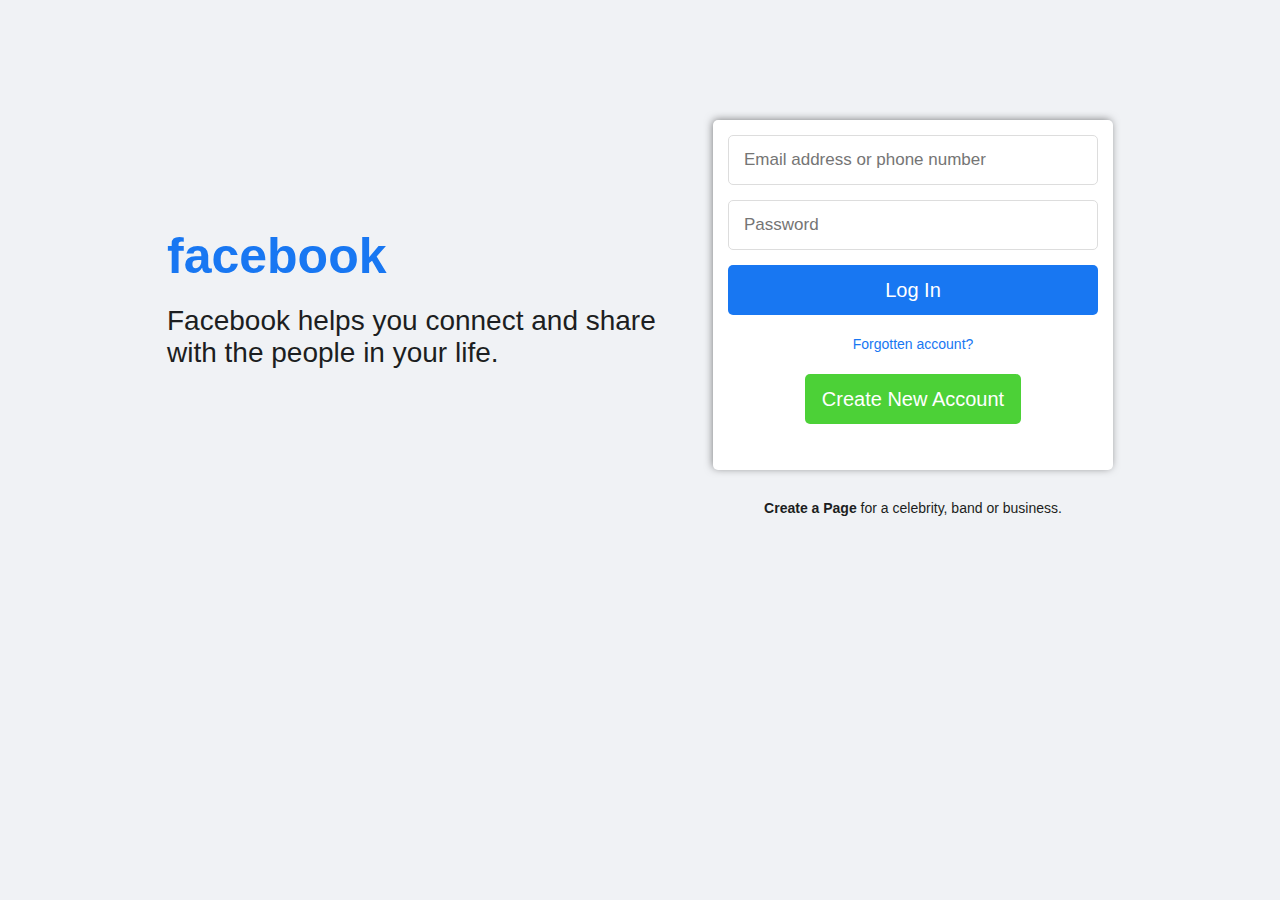
<file: facebook.html>
<!DOCTYPE html>
<html lang="en">
<head>
	<meta charset="UTF-8">
	<title>Facebook</title>
	<link rel="stylesheet" href="facebook.css">
</head>
<body>
		<!-- login Page start -->
		<div class="loginsignup">
			<div class="container">
				<div class="row justify-content-between">
					<div class="content-left">
						<h1>facebook</h1>
						<h2>Facebook helps you connect and share with the people in your life.</h2>
					</div>
					<div class="content-right">
						<form action="">
							<div class="form-group">
								<input type="text" placeholder="Email address or phone number">
							</div>
							<div class="form-group">
								<input type="password" placeholder="Password">
							</div>
							<div class="login">
								<a href="index.html" class="btn">log in</a>
							</div>
							<div class="forgot">
								<a href="">Forgotten account?</a>
							</div>
							<div class="create-btn">
								<a href="" class="btn">create new account</a>
							</div>
						</form>
						<p><a href="">Create a Page</a> for a celebrity, band or business.</p>
					</div>
				</div>
			</div>
		</div>
		<!-- login Page end -->
</body>
</html>
</file>
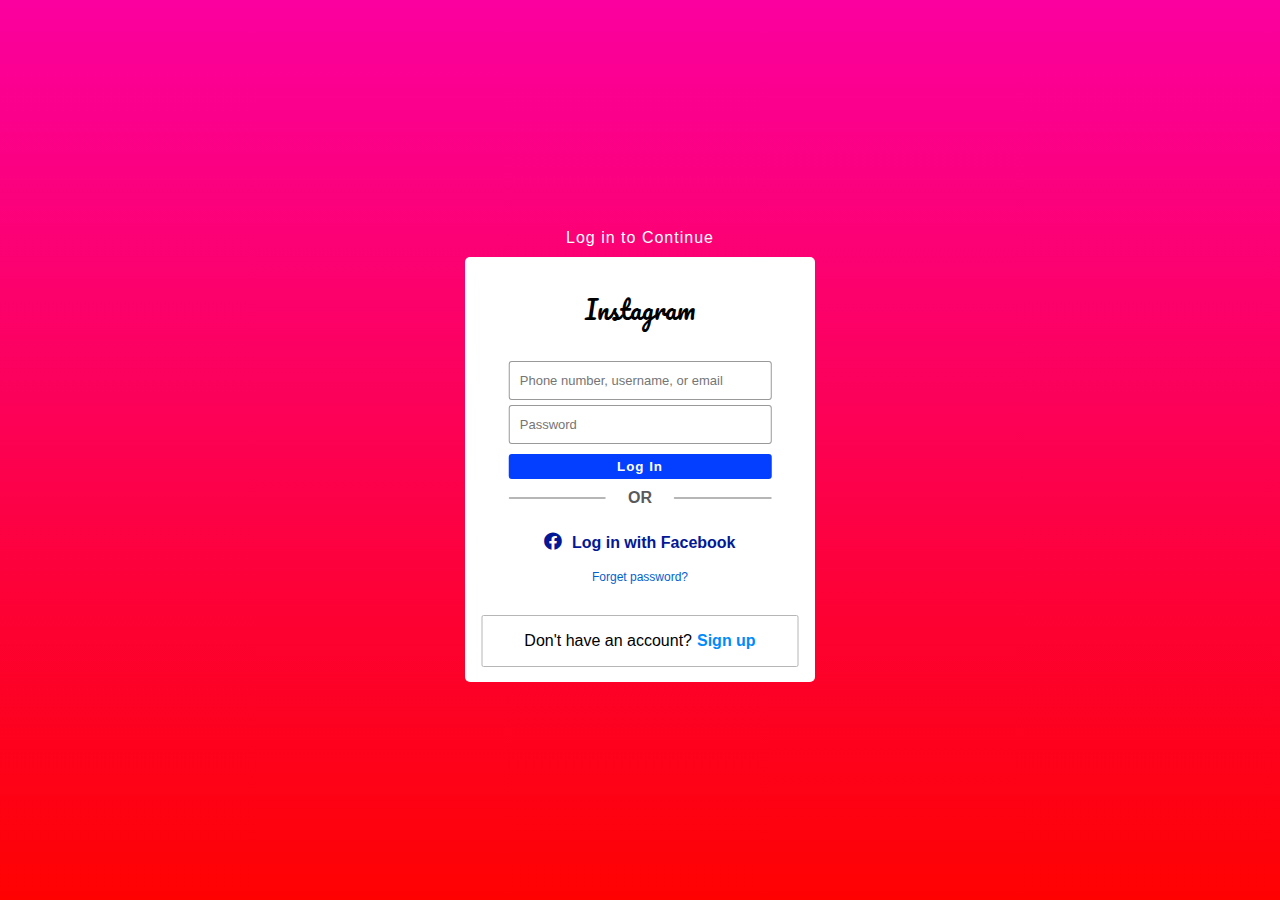
<file: instagram.html>
<!DOCTYPE html>
<html>

<head>
    <title>Instagram Log in form design</title>
    <link rel="stylesheet" type="text/css" href="instagram.css">
    <link rel="stylesheet" href="https://cdnjs.cloudflare.com/ajax/libs/font-awesome/5.12.1/css/all.min.css">
    <link href="https://fonts.googleapis.com/css2?family=Pacifico&display=swap" rel="stylesheet">
</head>

<body>

    <div class="container">
        <div class="text">Log in to Continue</div>
        <div class="page">
            <div class="title">instagram</div>
            <form>
                <input type="text" placeholder="Phone number, username, or email">
                <input type="password" placeholder="Password">
                <button>Log in</button>
                <div class="option">OR</div>
            </form>
            <div class="fblink">
                <span class="fab fa-facebook"></span>
                <a href="#">Log in with Facebook</a>
            </div>

            <div class="forget-id">
                <a href="#">Forget password?</a>
            </div>

            <div class="signup">
                <p>Don't have an account?<a href="#">Sign up</a></p>
            </div>
        </div>
    </div>
</body>

</html>
</file>
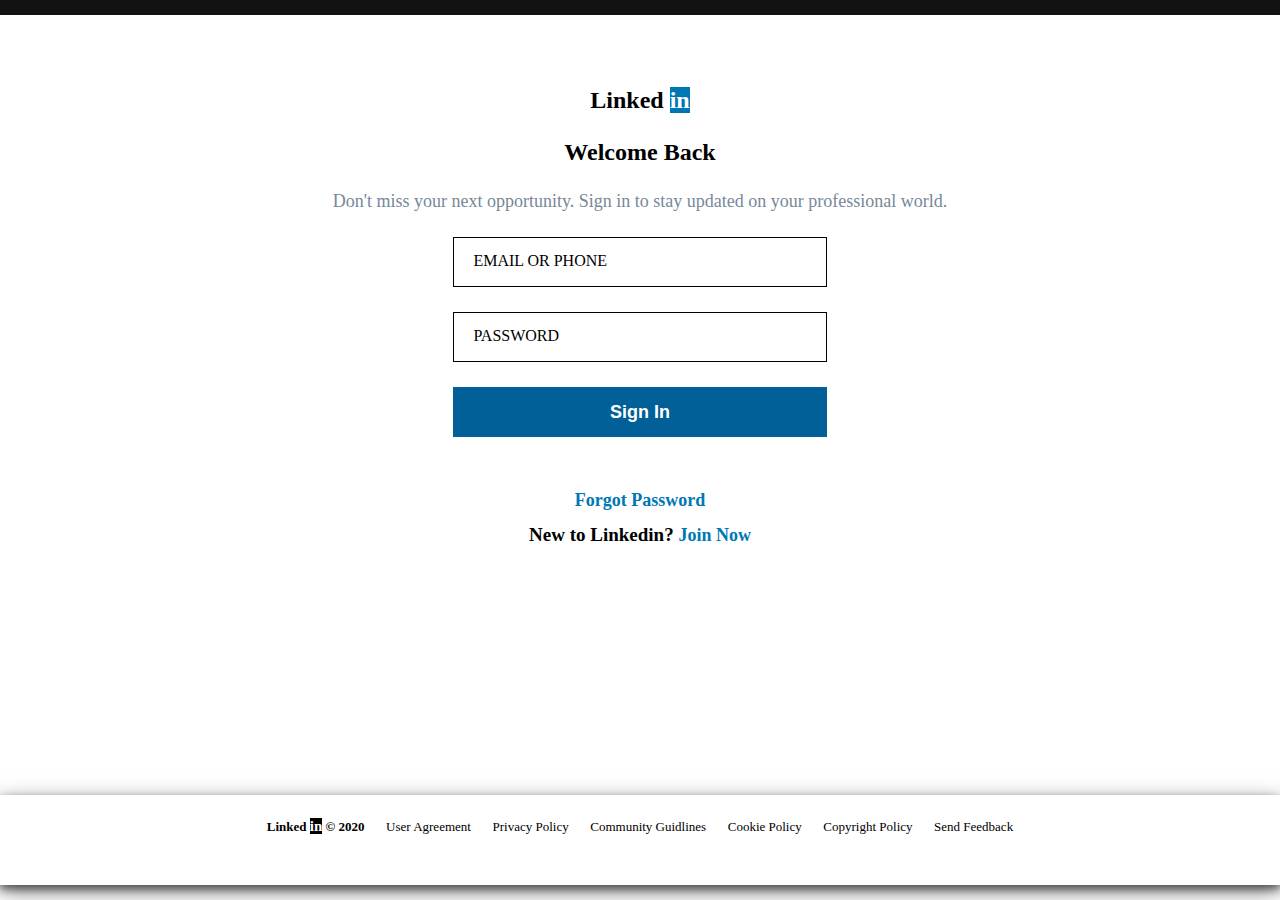
<file: linkdin.html>
<!DOCTYPE html>
<html lang="en">

<head>
    <meta charset="UTF-8">
    <meta name="viewport" content="width=device-width, initial-scale=1.0">
    <link rel="stylesheet" href="linkdin.css">
    <title>Linkedin</title>
</head>

<body>


    <div class="black"></div>
    <section class="mid">
        <div class="middle-part">
            <h3>Linked <span class="in">in</span></h3>
            <div class="text">
                <h2>Welcome Back</h2>
                <p>Don't miss your next opportunity. Sign in to stay updated on your professional world.</p>
            </div>
            <div class="input-group">
                <input type="text" required>
                <span>Email Or Phone</span>
            </div>
            <div class="input-group">
                <input type="password" required>
                <span>Password</span>
            </div>
            <input type="button" value="Sign In">
            <div class="mid-last">
                <h1><a href="#">Forgot Password</a></h1>
                <h2>New to Linkedin? <span class="join">Join Now</span></h2>
            </div>
        </div>
    </section>

    <!-- Footer -->
    <footer>
        <ul>
            <li class="footer-black">Linked <span class="last-in">in</span> &copy; 2020 </li>
            <li>User Agreement</li>
            <li>Privacy Policy</li>
            <li>Community Guidlines</li>
            <li>Cookie Policy</li>
            <li>Copyright Policy</li>
            <li>Send Feedback</li>
        </ul>
    </footer>

</body>

</html>
</file>
<file: facebook.css>
*{
	margin: 0;
	padding: 0;
	outline: 0;
	text-decoration: none;
	-webkit-box-sizing: border-box;
	-moz-box-sizing: border-box;
	-ms-box-sizing: border-box;
	box-sizing: border-box;
}
body{
	font-family: arial;
	font-size: 14px;
	color: #1c1e21;
	font-weight: normal;
	background: #f0f2f5
}
.loginsignup{
	padding: 120px;
}
.container{
	max-width: 992px;
	margin: auto;
}
.row{
	display: flex;
	flex-wrap: wrap;
}
.justify-content-between{
	justify-content: space-between;
}
.content-left{
	max-width: 500px;
	margin: auto;
}
.content-left h1{
	font-size: 50px;
	color: #1877f2;
	margin-bottom: 20px;
	font-weight: 900;
}
.content-left h2{
	font-size: 28px;
	line-height: 32px;
	font-weight: 500;
	margin-bottom: 40px;
}
.content-right{
	max-width: 450px;
	margin: auto;
	text-align: center;
}
.content-right form{
	width: 400px;
	height: 350px;
	background: #fff;
	border-radius: 5px;
	padding: 15px;
	-webkit-box-shadow: -1px -1px 8px -1px rgba(0,0,0,0.52);
	-moz-box-shadow: -1px -1px 8px -1px rgba(0,0,0,0.52);
	box-shadow: -1px -1px 8px -1px rgba(0,0,0,0.52);
	margin-bottom: 30px;
}
.content-right form input{
	width: 100%;
	height: 50px;
	font-size: 17px;
	border: 1px solid #ddd;
	border-radius: 5px;
	padding: 0 15px;
	margin-bottom: 15px;
}
.content-right form input:hover{
	border: 2px solid #1c1e21;
	background: #f0f2f5;
}
.btn{
	font-size: 20px;
	background: #1877f2;
	height: 50px;
	color: #fff;
	line-height: 50px;
	border-radius: 5px;
	margin-bottom: 20px;
	text-transform: capitalize;
}
.login a{
	display: block;
}
.create-btn a{
	display: inline-block;
	margin-top: 20px;
	padding: 0 17px;
	background: #4cd137;
	transition: .3s;
}
.create-btn a:hover{
	background: #44bd32;
}
.forgot a{
	font-size: 14px;
	line-height: 19px;
	color:#1877f2;
}
.forgot a:hover,
.content-right p a:hover{
	text-decoration: underline;
}
.content-right p a{
	color: #1c1e21;
	font-weight: 600;
}
</file>
<file: instagram.css>
body {
  margin: 0;
  padding: 0;
  display: flex;
  min-height: 100vh;
  align-items: center;
  justify-content: center;
  background: linear-gradient(#fb009f, #fe0202);
  font-family: sans-serif;
}
.container {
  text-align: center;
}
.text {
  color: #fff;
  letter-spacing: 1px;
  margin: 10px;
}
.page {
  width: 350px;
  background: #fff;
  border-radius: 5px;
  padding-bottom: 15px;
}
.title {
  padding: 30px 0;
  text-transform: capitalize;
  font-size: 25px;
  font-family: "Pacifico", cursive;
}
form {
  width: 75%;
  display: flex;
  flex-direction: column;
  position: relative;
  left: 50%;
  transform: translateX(-50%);
}
form input {
  margin-bottom: 5px;
  border: 1px solid rgba(0, 0, 0, 0.4);
  border-radius: 3px;
  outline: none;
}
form input:focus {
  border: 1px solid rgba(0, 0, 0, 0.7);
  background: #efefef;
}
input[type="text"],
input[type="password"] {
  padding-left: 10px;
  position: relative;
  height: 35px;
  font-size: 17px;
}
input::placeholder {
  font-weight: normal;
  font-size: 13px;
  transition: 0.3s ease;
}
input:focus::placeholder {
  position: absolute;
  font-size: 10px;
  transform: translateY(-13px);
}
form button {
  border: none;
  background: #043fff;
  padding: 5px 0;
  margin-top: 5px;
  color: #fff;
  border-radius: 3px;
  font-weight: bold;
  text-transform: capitalize;
  letter-spacing: 1px;
  outline: none;
  cursor: pointer;
}
form button:active {
  background: #2c58fe;
  transform: scale(0.995);
}
form .option {
  color: #5a5a5a;
  margin: 10px 0;
  font-weight: bold;
  position: relative;
}
form .option:before {
  position: absolute;
  content: "";
  width: 37%;
  height: 2px;
  background: #b6b6b6;
  left: 0;
  top: 50%;
  transform: translateY(-50%);
  border-radius: 50px;
}
form .option:after {
  position: absolute;
  content: "";
  width: 37%;
  height: 2px;
  background: #b6b6b6;
  right: 0;
  top: 50%;
  transform: translateY(-50%);
  border-radius: 50px;
}
.fblink {
  margin-top: 15px;
  width: 100%;
}
.fblink span {
  font-size: 18px;
  color: #021897;
  margin-right: 5px;
}
.fblink a {
  text-decoration: none;
  font-weight: bold;
  color: #021897;
}
.forget-id {
  margin: 15px;
}
.forget-id a {
  text-decoration: none;
  color: #025fd2;
  font-size: 12px;
  font-weight: 500;
}
.page .signup {
  position: relative;
  border: 1px solid #b6b6b6;
  border-radius: 2px;
  width: 90%;
  left: 50%;
  transform: translateX(-50%);
  margin-top: 30px;
}
.signup a {
  text-decoration: none;
  margin-left: 5px;
  color: #008aff;
  font-weight: bold;
}
/*This is my youtube channel link*/
#yt {
  position: absolute;
  bottom: 20px;
  font-weight: 600;
  text-decoration: none;
  font-size: 20px;
  font-family: sans-serif;
  right: 20px;
  color: #000;
}
#yt:hover {
  color: #fff;
}
</file>
<file: linkdin.css>
* {
    margin: 0;
    padding: 0;
    box-sizing: border-box;
}

body {
    height: 10vh;
}

.black {
    width: 100%;
    height: 1.7vh;
    background-color: rgb(19, 18, 18);
}

.mid {
    width: 100%;
    height: 80vh;
    display: flex;
    justify-content: center;
    align-items: center;
    position: relative;
}

.middle-part {
    display: flex;
    flex-direction: column;
    position: absolute;
    top: 10%;
}

.middle-part h3 {
    text-align: center;
    font-size: 24px;
    font-weight: 900;
}

.in {
    color: #fff;
    background: #0077b5;
}

.text h2 {
    text-align: center;
    font-weight: 700;
    margin: 25px 0;
}

.text p {
    text-align: center;
    margin-bottom: 25px;
    font-size: 18px;
    color: lightslategray;
}

.input-group {
    position: relative;
    width: 60%;
    margin: 0 auto;
}

.input-group input {
    height: 50px;
    width: 100%;
    padding: 0 20px;
    box-sizing: border-box;
    font-size: 18px;
    outline: none;
    border: 1px solid #000;
    z-index: 10;
    margin-bottom: 25px;
}

.input-group span {
    position: absolute;
    top: 15px;
    left: 20px;
    padding: 0;
    transition: 0.5s;
    pointer-events: none;
    background: #fff;
    text-transform: uppercase;
}

.input-group input:focus~span,
.input-group input:valid~span {
    top: 1px;
    left: 12px;
    padding: 2px 4px;
    font-size: 12px;
}

input[type="button"] {
    height: 50px;
    width: 60%;
    margin: 0 auto;
    background: #006097;
    color: #fff;
    border: none;
    font-size: 18px;
    font-weight: bolder;
    cursor: pointer;
}

input[type="button"]:hover {
    background: #0077b5;
}

.mid-last {
    margin: 40px 200px;
}

.mid-last h1 {
    text-align: center;
}

.mid-last h1 a {
    text-decoration: none;
    font-size: 18px;
    color: #0077b5;
    cursor: pointer;
}

.mid-last h1 a:hover {
    background: rgb(207,238,250);
}

.mid-last h2 {
    text-align: center;
    margin: 10px 0px;
    font-size: 19px;
}

.join {
    font-size: 18px;
    color: #0077b5;
    cursor: pointer;
}

footer {
    width: 100%;
    height: 10vh;
    box-shadow: 0 4px 8px 0 rgba(0, 0, 0, 0.5), 0 6px 20px 0px rgba(0, 0, 0, 0.5);
    margin-top: 60px;
}

footer ul {
    max-width: 60%;
    display: flex;
    justify-content: space-around;
    align-items: center;
    line-height: 60px;
    margin: 0 auto;
}

footer ul li {
    list-style: none;
    padding: 1px;
    color: #000;
    font-size: 13px;
}

.footer-black {
    color: #000;
    font-weight: 900;
}

.last-in {
    color: #fff;
    background: #000;
    font-size: 15px;
}
</file>
